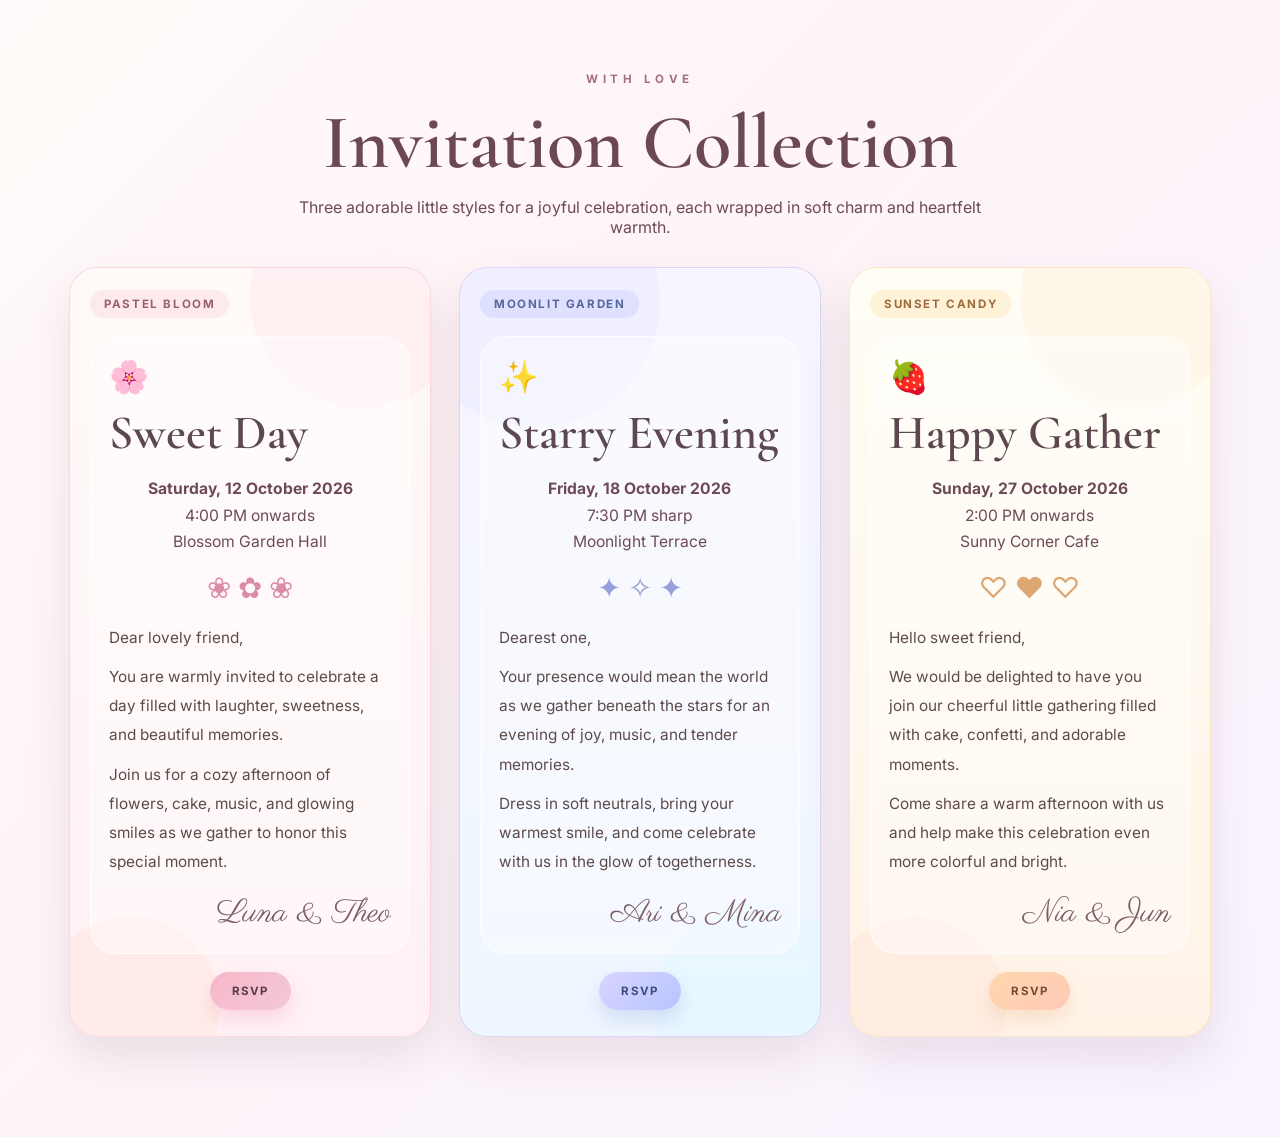
<file: index.html>
<!DOCTYPE html>
<html lang="en">
  <head>
    <meta charset="UTF-8" />
    <meta name="viewport" content="width=device-width, initial-scale=1.0" />
    <title>Cute Invitation Collection</title>
    <style>
      @import url('https://fonts.googleapis.com/css2?family=Cormorant+Garamond:wght@400;500;600;700&family=Inter:wght@400;500;600;700&family=Parisienne&display=swap');

      :root {
        --bg1: #fffaf8;
        --bg2: #f9f3ff;
        --pink: #f7b7c8;
        --rose: #f39bb8;
        --peach: #ffd6b8;
        --lavender: #d9c6f0;
        --mint: #cfeedd;
        --cream: #fff9ee;
        --brown: #5d4a4a;
        --soft-text: #6d4a57;
      }

      * { box-sizing: border-box; }

      body {
        margin: 0;
        min-height: 100vh;
        font-family: 'Inter', sans-serif;
        background: linear-gradient(135deg, #fffaf9 0%, #fff5f8 35%, #f9f3ff 100%);
        color: var(--brown);
      }

      .page {
        width: min(1200px, 92%);
        margin: 40px auto;
        padding: 32px 18px 60px;
      }

      .header {
        text-align: center;
        margin-bottom: 30px;
      }

      .eyebrow {
        letter-spacing: 0.28rem;
        text-transform: uppercase;
        font-size: 0.72rem;
        color: #a06d84;
        font-weight: 700;
      }

      h1 {
        font-family: 'Cormorant Garamond', serif;
        font-size: clamp(2.6rem, 6vw, 5rem);
        margin: 10px 0 8px;
        font-weight: 600;
        color: #6b4854;
      }

      .subtitle {
        margin: 0 auto;
        max-width: 700px;
        font-size: 1rem;
        color: var(--soft-text);
      }

      .grid {
        display: grid;
        grid-template-columns: repeat(auto-fit, minmax(260px, 1fr));
        gap: 28px;
        margin-top: 22px;
      }

      .card {
        position: relative;
        border-radius: 28px;
        padding: 22px 20px 26px;
        overflow: hidden;
        box-shadow: 0 20px 45px rgba(89, 57, 72, 0.12);
        min-height: 560px;
        display: flex;
        flex-direction: column;
      }

      .card::before,
      .card::after {
        content: "";
        position: absolute;
        border-radius: 50%;
        opacity: 0.7;
      }

      .style-1 {
        background: linear-gradient(180deg, #fffaf8 0%, #fff1f5 100%);
        border: 1px solid rgba(243, 157, 184, 0.35);
      }

      .style-1::before {
        width: 220px;
        height: 220px;
        background: rgba(255, 202, 218, 0.28);
        top: -80px;
        right: -40px;
      }

      .style-1::after {
        width: 180px;
        height: 180px;
        background: rgba(255, 214, 184, 0.3);
        bottom: -60px;
        left: -30px;
      }

      .style-2 {
        background: linear-gradient(180deg, #f8f5ff 0%, #eef7ff 100%);
        border: 1px solid rgba(165, 158, 217, 0.35);
      }

      .style-2::before {
        width: 250px;
        height: 250px;
        background: rgba(189, 198, 255, 0.18);
        top: -90px;
        left: -50px;
      }

      .style-2::after {
        width: 200px;
        height: 200px;
        background: rgba(204, 240, 255, 0.25);
        bottom: -65px;
        right: -35px;
      }

      .style-3 {
        background: linear-gradient(180deg, #fffef4 0%, #fff3e8 100%);
        border: 1px solid rgba(246, 192, 130, 0.35);
      }

      .style-3::before {
        width: 220px;
        height: 220px;
        background: rgba(255, 214, 170, 0.2);
        top: -80px;
        right: -30px;
      }

      .style-3::after {
        width: 180px;
        height: 180px;
        background: rgba(255, 180, 166, 0.18);
        bottom: -60px;
        left: -24px;
      }

      .tag {
        position: relative;
        z-index: 1;
        align-self: flex-start;
        padding: 7px 14px;
        border-radius: 999px;
        font-size: 0.72rem;
        font-weight: 700;
        letter-spacing: 0.1rem;
        text-transform: uppercase;
      }

      .style-1 .tag { background: rgba(247, 183, 200, 0.25); color: #9a5f74; }
      .style-2 .tag { background: rgba(169, 182, 250, 0.25); color: #58669f; }
      .style-3 .tag { background: rgba(252, 201, 137, 0.25); color: #9d6a3d; }

      .invite {
        position: relative;
        z-index: 1;
        background: rgba(255, 255, 255, 0.4);
        backdrop-filter: blur(2px);
        border: 1px solid rgba(255, 255, 255, 0.7);
        border-radius: 26px;
        padding: 20px 18px 18px;
        margin-top: 18px;
        flex: 1;
      }

      .icon {
        font-size: 2rem;
        margin-bottom: 8px;
      }

      .style-1 .icon { color: #d8829d; }
      .style-2 .icon { color: #7d8fc9; }
      .style-3 .icon { color: #d99558; }

      h2 {
        margin: 0 0 14px;
        font-family: 'Cormorant Garamond', serif;
        font-size: clamp(2.1rem, 4vw, 3rem);
        font-weight: 600;
        color: #5d4850;
      }

      .details {
        text-align: center;
        color: var(--soft-text);
        line-height: 1.7;
        font-size: 0.98rem;
      }

      .details strong {
        font-weight: 700;
      }

      .flowers {
        display: flex;
        justify-content: center;
        gap: 16px;
        margin: 14px 0 18px;
        font-size: 1.8rem;
        opacity: 0.9;
      }

      .style-1 .flowers { color: #d7809d; }
      .style-2 .flowers { color: #8b96d8; }
      .style-3 .flowers { color: #db9d62; }

      .letter {
        margin-top: 14px;
        text-align: left;
        font-size: 0.96rem;
        line-height: 1.9;
        color: #5d4a4a;
      }

      .letter p {
        margin: 0 0 10px;
      }

      .signature {
        margin-top: 16px;
        text-align: right;
        font-family: 'Parisienne', cursive;
        font-size: 2rem;
        color: #7c5c67;
      }

      .button-row {
        position: relative;
        z-index: 1;
        margin-top: 18px;
        display: flex;
        justify-content: center;
      }

      .btn {
        text-decoration: none;
        display: inline-flex;
        align-items: center;
        justify-content: center;
        padding: 12px 22px;
        border-radius: 999px;
        font-weight: 700;
        letter-spacing: 0.08rem;
        text-transform: uppercase;
        font-size: 0.72rem;
        transition: transform 0.2s ease, box-shadow 0.2s ease;
      }

      .btn:hover {
        transform: translateY(-2px);
      }

      .style-1 .btn {
        background: linear-gradient(135deg, #f7b7c8, #f3c8d7);
        color: #5a3c49;
        box-shadow: 0 10px 18px rgba(239, 146, 176, 0.28);
      }

      .style-2 .btn {
        background: linear-gradient(135deg, #d9d4ff, #b7c5ff);
        color: #3e4c7a;
        box-shadow: 0 10px 18px rgba(128, 136, 214, 0.24);
      }

      .style-3 .btn {
        background: linear-gradient(135deg, #ffd7ad, #ffc9b7);
        color: #734d35;
        box-shadow: 0 10px 18px rgba(221, 155, 86, 0.2);
      }

      @media (max-width: 640px) {
        .page { width: 90%; margin-top: 18px; }
        .grid { gap: 20px; }
        .card { min-height: 500px; }
      }
    </style>
  </head>
  <body>
    <main class="page">
      <header class="header">
        <div class="eyebrow">with love</div>
        <h1>Invitation Collection</h1>
        <p class="subtitle">Three adorable little styles for a joyful celebration, each wrapped in soft charm and heartfelt warmth.</p>
      </header>

      <section class="grid">
        <article class="card style-1">
          <div class="tag">Pastel Bloom</div>
          <div class="invite">
            <div class="icon">🌸</div>
            <h2>Sweet Day</h2>
            <div class="details">
              <strong>Saturday, 12 October 2026</strong><br />
              4:00 PM onwards<br />
              Blossom Garden Hall
            </div>

            <div class="flowers">❀ ✿ ❀</div>

            <div class="letter">
              <p>Dear lovely friend,</p>
              <p>You are warmly invited to celebrate a day filled with laughter, sweetness, and beautiful memories.</p>
              <p>Join us for a cozy afternoon of flowers, cake, music, and glowing smiles as we gather to honor this special moment.</p>
            </div>

            <div class="signature">Luna & Theo</div>
          </div>
          <div class="button-row"><a class="btn" href="#">RSVP</a></div>
        </article>

        <article class="card style-2">
          <div class="tag">Moonlit Garden</div>
          <div class="invite">
            <div class="icon">✨</div>
            <h2>Starry Evening</h2>
            <div class="details">
              <strong>Friday, 18 October 2026</strong><br />
              7:30 PM sharp<br />
              Moonlight Terrace
            </div>

            <div class="flowers">✦ ✧ ✦</div>

            <div class="letter">
              <p>Dearest one,</p>
              <p>Your presence would mean the world as we gather beneath the stars for an evening of joy, music, and tender memories.</p>
              <p>Dress in soft neutrals, bring your warmest smile, and come celebrate with us in the glow of togetherness.</p>
            </div>

            <div class="signature">Ari & Mina</div>
          </div>
          <div class="button-row"><a class="btn" href="#">RSVP</a></div>
        </article>

        <article class="card style-3">
          <div class="tag">Sunset Candy</div>
          <div class="invite">
            <div class="icon">🍓</div>
            <h2>Happy Gather</h2>
            <div class="details">
              <strong>Sunday, 27 October 2026</strong><br />
              2:00 PM onwards<br />
              Sunny Corner Cafe
            </div>

            <div class="flowers">♡ ♥ ♡</div>

            <div class="letter">
              <p>Hello sweet friend,</p>
              <p>We would be delighted to have you join our cheerful little gathering filled with cake, confetti, and adorable moments.</p>
              <p>Come share a warm afternoon with us and help make this celebration even more colorful and bright.</p>
            </div>

            <div class="signature">Nia & Jun</div>
          </div>
          <div class="button-row"><a class="btn" href="#">RSVP</a></div>
        </article>
      </section>
    </main>
  </body>
</html>
</file>
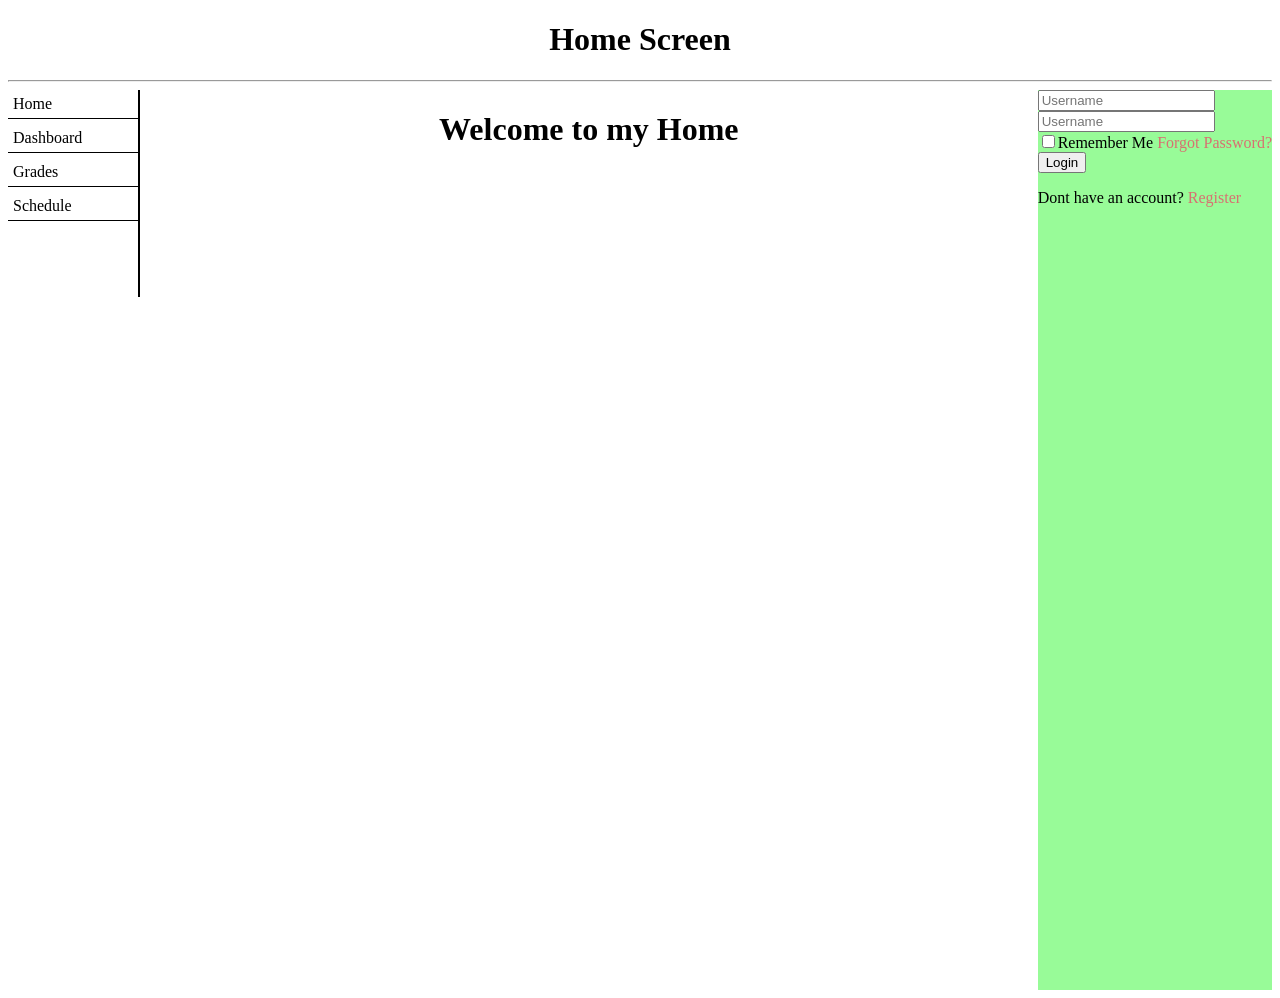
<file: edited/index.html>
<!DOCTYPE html>
<html lang="eng">
<html>
    <head>
    <title>Student Dashboard</title>
        <link rel="stylesheet" href="style.css">
            
        </head> 

    <body>
        <h1 class="homescreen">Home Screen</h1>
            <hr>

<div class="layout">

    <div class="sidebar">

        <ul>
            <li><a class="index" href="index.html">Home</a></li>
            <li><a class="dashboard" href="dashboard.html">Dashboard</a></li>
            <li><a class="grades" href="grades.html">Grades</a></li>
            <li><a class="schedule" href="schedule.html">Schedule</a></li>
        </ul>

    </div>

<div class="content">
    <h1>Welcome to my Home</h1>

     </div>
     <div class="wrapper">
        <form action="">
            <div class="input-box">
                <input type="text" placeholder="Username">
            </div>

           <div class="inputbox">
            <input type="text" placeholder="Username">           
           </div>
           
            <div class="remember-forget">
                <label><input type="checkbox">Remember Me</label>
                <a href="#">Forgot Password?</a>
            </div>
            <button type="submit" class="btn">Login</button>
            <div class="register-link">
                <p>Dont have an account? <a href="#">Register</a></p>
            </div>
        </form>
     </div>

    </div>

</body>
</html>
</file>
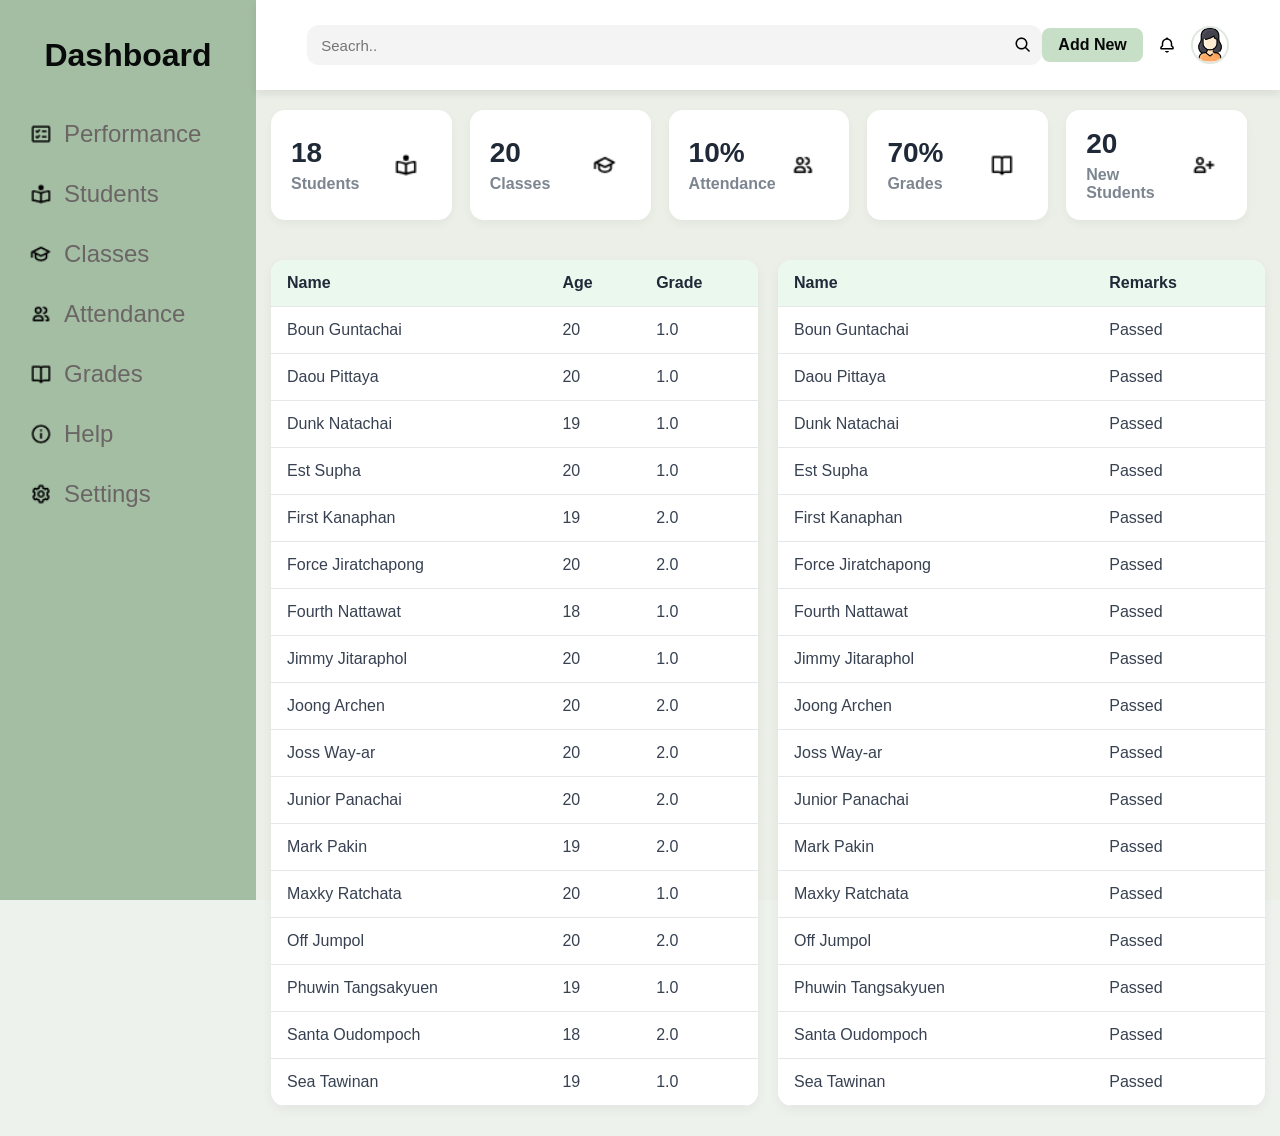
<file: ske_layout/improve_layout/style/proj.html>
<!DOCTYPE html>
<html lang="en">
<head>
    <meta charset="UTF-8">
    <meta name="viewport" content="width=device-width, initial-scale=1.0">
    <link rel="stylesheet" href="style.css">
    <title>Dashboard</title>
</head>
<body>
    <div class="side-menu">
        <div class="brand-name">
            <h1><span>D</span><span>a</span><span>s</span><span>h</span><span>b</span><span>o</span><span>a</span><span>r</span><span>d</span>
            </h1>
        </div>
        <ul>
            <li><img src="../images/task.png" alt=""> Performance</li>
            <li><img src="../images/student.png" alt="">Students</li>
            <li><img src="../images/class.png" alt=""> Classes</li>
            <li><img src="../images/group.png" alt=""> Attendance</li>
            <li><img src="../images/book-open (1).png" alt="">Grades</li>
            <li><img src="../images/help.png" alt="">Help</li>
            <li><img src="../images/setting.png" alt=""> Settings</li>
         </ul>
    </div>
    <div class="container">
        <div class="header">
            <div class="nav">
                <div class="search">
                    <input type="text" placeholder="Seacrh..">
                    <button type="submit"><img src="../images/121.png" alt=""></button>
                </div>
                <div class="user">
                    <a href="#" class="btn">Add New</a>
                    <img src="../images/notification.png" alt="">
                    <div class="img-case">
                        <img src="../images/ic.jpeg" alt="">
                    </div>
                </div>
            </div>
        </div>
        <div class="content">
            <div class="cards">
                <div class="card">
                    <div class="box">
                        <h1>18</h1>
                        <h3>Students</h3>
                    </div>
                    <div class="icon-case">
                        <img src="../images/student.png" alt="">
                    </div>
                </div>

                <div class="card">
                    <div class="box">
                        <h1>20</h1>
                        <h3>Classes</h3>
                    </div>
                    <div class="icon-case">
                        <img src="../images/class.png" alt="">
                    </div>
                </div>

                <div class="card">
                    <div class="box">
                        <h1>10%</h1>
                        <h3>Attendance</h3>
                    </div>
                    <div class="icon-case">
                        <img src="../images/group.png" alt="">
                    </div>
                </div>

                <div class="card">
                    <div class="box">
                        <h1>70%</h1>
                        <h3>Grades</h3>
                    </div>
                    <div class="icon-case">
                        <img src="../images/book-open (1).png" alt="">
                    </div>
                </div>

                <div class="card">
                    <div class="box">
                        <h1>20</h1>
                        <h3>New Students</h3>
                    </div>
                    <div class="icon-case">
                        <img src="../images/new.png" alt="">
                    </div>
                </div>
            </div>

            <div class="table-wrap">
                <table>
                    <thead>
                        <tr>
                            <th>Name</th>
                            <th>Age</th>
                            <th>Grade</th>
                        </tr>
                    </thead>
                    <tbody>
                        <tr>
                            <td>Boun Guntachai</td>
                            <td>20</td>
                            <td>1.0</td>
                        </tr>
                        <tr>
                            <td>Daou Pittaya</td>
                            <td>20</td>
                            <td>1.0</td>
                        </tr>
                        <tr>
                            <td>Dunk Natachai</td>
                            <td>19</td>
                            <td>1.0</td>
                        </tr>
                        <tr>
                            <td>Est Supha</td>
                            <td>20</td>
                            <td>1.0</td>
                        </tr>
                        <tr>
                            <td>First Kanaphan</td>
                            <td>19</td>
                            <td>2.0</td>
                        </tr>
                        <tr>
                            <td>Force Jiratchapong</td>
                            <td>20</td>
                            <td>2.0</td>
                        </tr>
                        <tr>
                            <td>Fourth Nattawat</td>
                            <td>18</td>
                            <td>1.0</td>
                        </tr>
                        <tr>
                            <td>Jimmy Jitaraphol</td>
                            <td>20</td>
                            <td>1.0</td>
                        </tr>
                        <tr>
                            <td>Joong Archen</td>
                            <td>20</td>
                            <td>2.0</td>
                        </tr>
                        <tr>
                            <td>Joss Way-ar</td>
                            <td>20</td>
                            <td>2.0</td>
                        </tr>
                        <tr>
                            <td>Junior Panachai</td>
                            <td>20</td>
                            <td>2.0</td>
                        </tr>
                        <tr>
                            <td>Mark Pakin</td>
                            <td>19</td>
                            <td>2.0</td>
                        </tr>
                        <tr>
                            <td>Maxky Ratchata</td>
                            <td>20</td>
                            <td>1.0</td>
                        </tr>
                        <tr>
                            <td>Off Jumpol</td>
                            <td>20</td>
                            <td>2.0</td>
                        </tr>
                        <tr>
                            <td>Phuwin Tangsakyuen</td>
                            <td>19</td>
                            <td>1.0</td>
                        </tr>
                        <tr>
                            <td>Santa Oudompoch</td>
                            <td>18</td>
                            <td>2.0</td>
                        </tr>
                        <tr>
                            <td>Sea Tawinan</td>
                            <td>19</td>
                            <td>1.0</td>
                        </tr>
                    </tbody>
                </table>

                <table>
                    <thead>
                        <tr>
                            <th>Name</th>
                            <th>Remarks</th>
                        </tr>
                    </thead>
                    <tbody>
                        <tr>
                            <td>Boun Guntachai</td>
                            <td>Passed</td>
                        </tr>
                        <tr>
                            <td>Daou Pittaya</td>
                            <td>Passed</td>
                        </tr>
                        <tr>
                            <td>Dunk Natachai</td>
                            <td>Passed</td>
                        </tr>
                        <tr>
                            <td>Est Supha</td>
                            <td>Passed</td>
                        </tr>
                        <tr>
                            <td>First Kanaphan</td>
                            <td>Passed</td>
                        </tr>
                        <tr>
                            <td>Force Jiratchapong</td>
                            <td>Passed</td>
                        </tr>
                        <tr>
                            <td>Fourth Nattawat</td>
                            <td>Passed</td>
                        </tr>
                        <tr>
                            <td>Jimmy Jitaraphol</td>
                            <td>Passed</td>
                        </tr>
                        <tr>
                            <td>Joong Archen</td>
                            <td>Passed</td>
                        </tr>
                        <tr>
                            <td>Joss Way-ar</td>
                            <td>Passed</td>
                        </tr>
                        <tr>
                            <td>Junior Panachai</td>
                            <td>Passed</td>
                        </tr>
                        <tr>
                            <td>Mark Pakin</td>
                            <td>Passed</td>
                        </tr>
                        <tr>
                            <td>Maxky Ratchata</td>
                            <td>Passed</td>
                        </tr>
                        <tr>
                            <td>Off Jumpol</td>
                            <td>Passed</td>
                        </tr>
                        <tr>
                            <td>Phuwin Tangsakyuen</td>
                            <td>Passed</td>
                        </tr>
                        <tr>
                            <td>Santa Oudompoch</td>
                            <td>Passed</td>
                        </tr>
                        <tr>
                            <td>Sea Tawinan</td>
                            <td>Passed</td>
                        </tr>
                    </tbody>
                </table>
            </div>

        </div>
    </div>

    <script src="a.JS"></script>
</body>
</html>
</file>
<file: edited/style.css>
.homescreen{
    text-align: center;
}

ul{
    list-style-type: none;
    padding: 0;
}

a{
    color: rgb(215, 113, 113);
}

a{
    text-decoration: none;
}

.dashboard1{
    text-align: center;
}

.grades1{
    text-align: center;
}

.layout{
    display: flex;
}
.sidebar {
    width: 130px;
    height: 23vh;
    border-right: 2px solid black;
}

.sidebar ul {
    list-style-type: none;
    padding: 0;
    margin: 0;
}

.sidebar li {
    margin-bottom: 5px;
}

.sidebar a {
    color: black;
    text-decoration: none;
}

.sidebar li {
    border-bottom: 1px solid black;
    padding: 5px;
}

.content {
    text-align: center;
    flex: 1;
}
.pee {
    align-items: right;
    height: 100px;
    width: 100%;

}

table {
    border-collapse: collapse;
}
.stylesheet{
    font-size: medium;

}

.wrapper{
    display: flex;
    justify-content: center;
    min-height: 100vh;
    background: palegreen;
}

.wrapper h1{
    width: 420px;
    color: beige;
    font-size: 36px;
    text-align: center;


    
}
</file>
<file: ske_layout/improve_layout/style/style.css>
*{
    margin: 0;
    padding: 0;
    box-sizing: border-box;
    font-family: 'Poppins', sans-serif;
}

body{
    min-height: 100vh;
    background: #edf2ed;
}
a{
    text-decoration: none;
}

li{
    list-style: none;
}

h1{
    color: #090a0a;
}

.brand-name span:hover{
    transform: scale(1.18) translateY(-8px);
    color: rgb(225, 242, 221);
}

.btn{
    background: rgb(198, 223, 198);
    color: rgb(8, 8, 8);
    padding: 8px 16px;
    text-align: center;
    border-radius: 8px;
    font-weight: 600;
    transition: 0.2s ease;
}

.btn:hover{
    color: rgb(69, 122, 80);
    background: white;
    border: 2px solid rgb(198, 223, 198);
    padding: 7px 15px;
}

.side-menu{
    position: fixed;
    width: 20vw;
    background: rgb(164, 190, 164);
    min-height: 100vh;
    padding-top: 10px;
}

.side-menu .brand-name{
    height: 10vh;
    display: flex;
    align-items: center;
    justify-content: center;
}

.side-menu ul{
    padding: 0 12px;
}

.side-menu li{
    font-size: 24px;
    padding: 12px 18px;
    color: rgb(107, 101, 101);
    display: flex;
    align-items: center;
    gap: 12px;
    margin: 8px 0;
    transition: 0.2s ease;
}

.side-menu li:hover{
    background: white;
    color: rgb(73, 122, 74);
    transform: translateX(4px);
}

.side-menu li img{
    width: 22px;
    height: 22px;
    object-fit: contain;
}

.container{
    position: absolute;
    right: 0;
    width: 80vw;
    height: 100vh;
    background: rgb(236, 239, 231);
}

.container .header{
    position: fixed;
    top: 0;
    right: 0;
    width: 80vw;
    height: 10vh;
    background: white;
    display: flex;
    align-items: center;
    justify-content: center;
    box-shadow: 0 4px 8px rgba(0, 0, 0, 0.08);
}

.container .header .nav{
    width: 90%;
    display: flex;
    align-items: center;
    justify-content: space-between;
}

.container .header .nav .search{
    flex: 1;
    display: flex;
    justify-content: center;
    align-items: center;
    background: #f4f4f4;
    border-radius: 12px;
    overflow: hidden;
    width: 440px;
    max-width: 100%;
}

.container .header .nav .search input[type=text]{
    border: none;
    background: transparent;
    padding: 10px 14px;
    width: 100%;
    height: 40px;
    outline: none;
    font-size: 15px;
}

.container .header .nav .search button{
    width: 42px;
    height: 40px;
    border: none;
    background: transparent;
    display: flex;
    align-items: center;
    justify-content: center;
    cursor: pointer;
}

.container .header .nav .search button img{
    width: 18px;
    height: 18px;
    object-fit: contain;
}

.container .header .nav .user{
    display: flex;
    align-items: center;
    justify-content: flex-end;
    gap: 15px;
    margin-left: auto;
}

.container .header .nav .user .img-case{
    width: 38px;
    height: 38px;
    border-radius: 50%;
    overflow: hidden;
    display: flex;
    align-items: center;
    justify-content: center;
    background: #e8e8e8;
    border: 2px solid #dfe7df;
}

.container .header .nav .user .img-case img{
    width: 100%;
    height: 100%;
    object-fit: cover;
    display: block;
}

.container .content{
    position: relative;
    margin-top: 10vh;
    min-height: 90vh;
    padding: 20px 15px 30px;
}

.container .content .cards{
    padding: 0 0 20px;
    display: flex;
    align-items: stretch;
    justify-content: flex-start;
    gap: 18px;
    flex-wrap: wrap;
}

.container .content .cards .card{
    width: calc(20% - 18px);
    min-width: 180px;
    height: 110px;
    background: white;
    margin: 0;
    border-radius: 14px;
    padding: 20px;
    display: flex;
    align-items: center;
    justify-content: space-between;
    box-shadow: 0 4px 10px rgba(6, 6, 6, 0.04);
}

.container .content .cards .card .box{
    display: flex;
    flex-direction: column;
    justify-content: center;
}

.container .content .cards .card .box h1{
    font-size: 28px;
    color: #1f2937;
    margin: 0;
}

.container .content .cards .card .box h3{
    font-size: 16px;
    color: #7d8590;
    margin-top: 6px;
}

.container .content .cards .card .icon-case{
    width: 52px;
    height: 52px;
    display: flex;
    align-items: center;
    justify-content: center;
    background: white;
    border-radius: 12px;
}

.container .content .cards .card .icon-case img{
    width: 24px;
    height: 24px;
    object-fit: contain;
}

.table-wrap{
    display: flex;
    gap: 20px;
    width: 100%;
    margin-top: 20px;
}

.table-wrap table {
    flex: 1;
    min-width: 280px;
    border-collapse: collapse;
    background: white;
    border-radius: 14px;
    overflow: hidden;
    box-shadow: 0 4px 12px rgba(0,0,0,0.05);
    margin: 0;
}

.table-wrap table th,
.table-wrap table td{
    padding: 14px 16px;
    text-align: left;
    border-bottom: 1px solid #e5e7eb;
    color: #374151;
}

.table-wrap table th{
    background: #eaf8ee;
    color: #1f2937;
    font-weight: 600;
}

.table-wrap table tbody tr:hover{
    background: #a8bca6;
}
</file>
